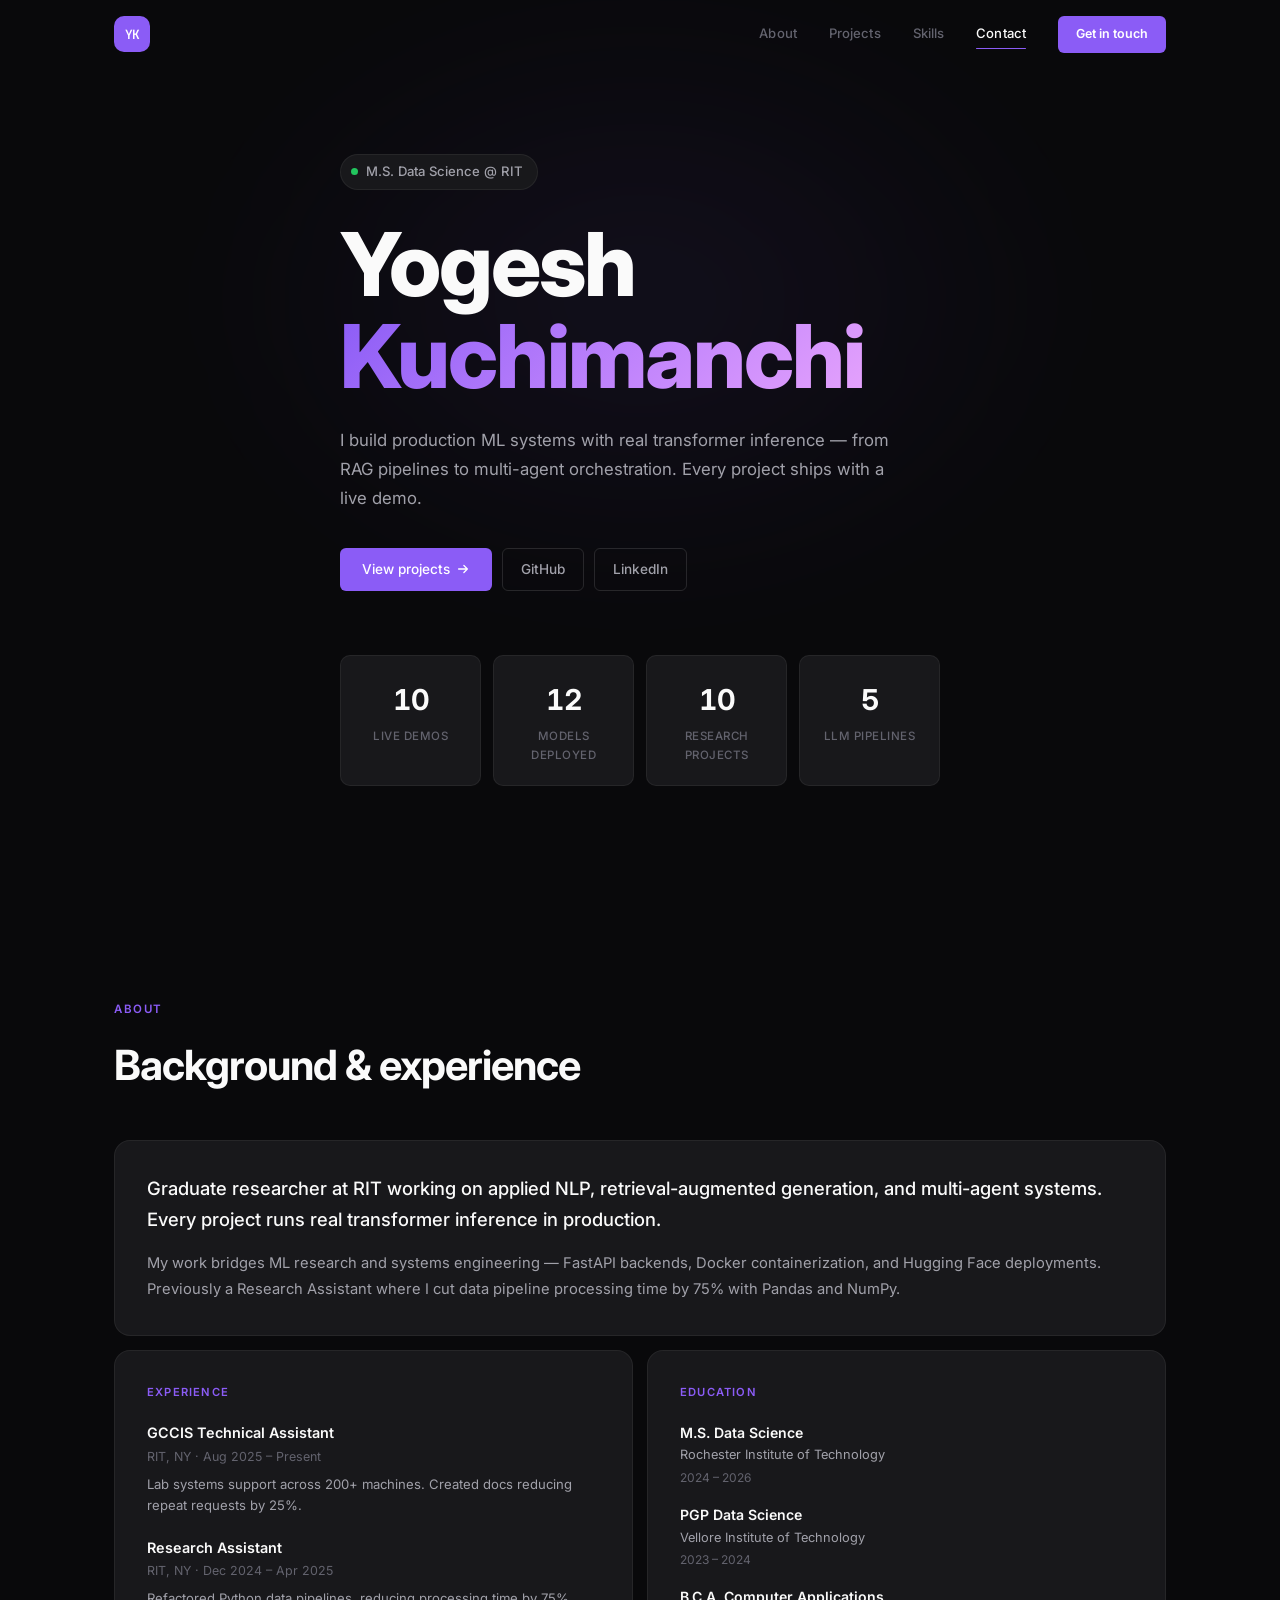
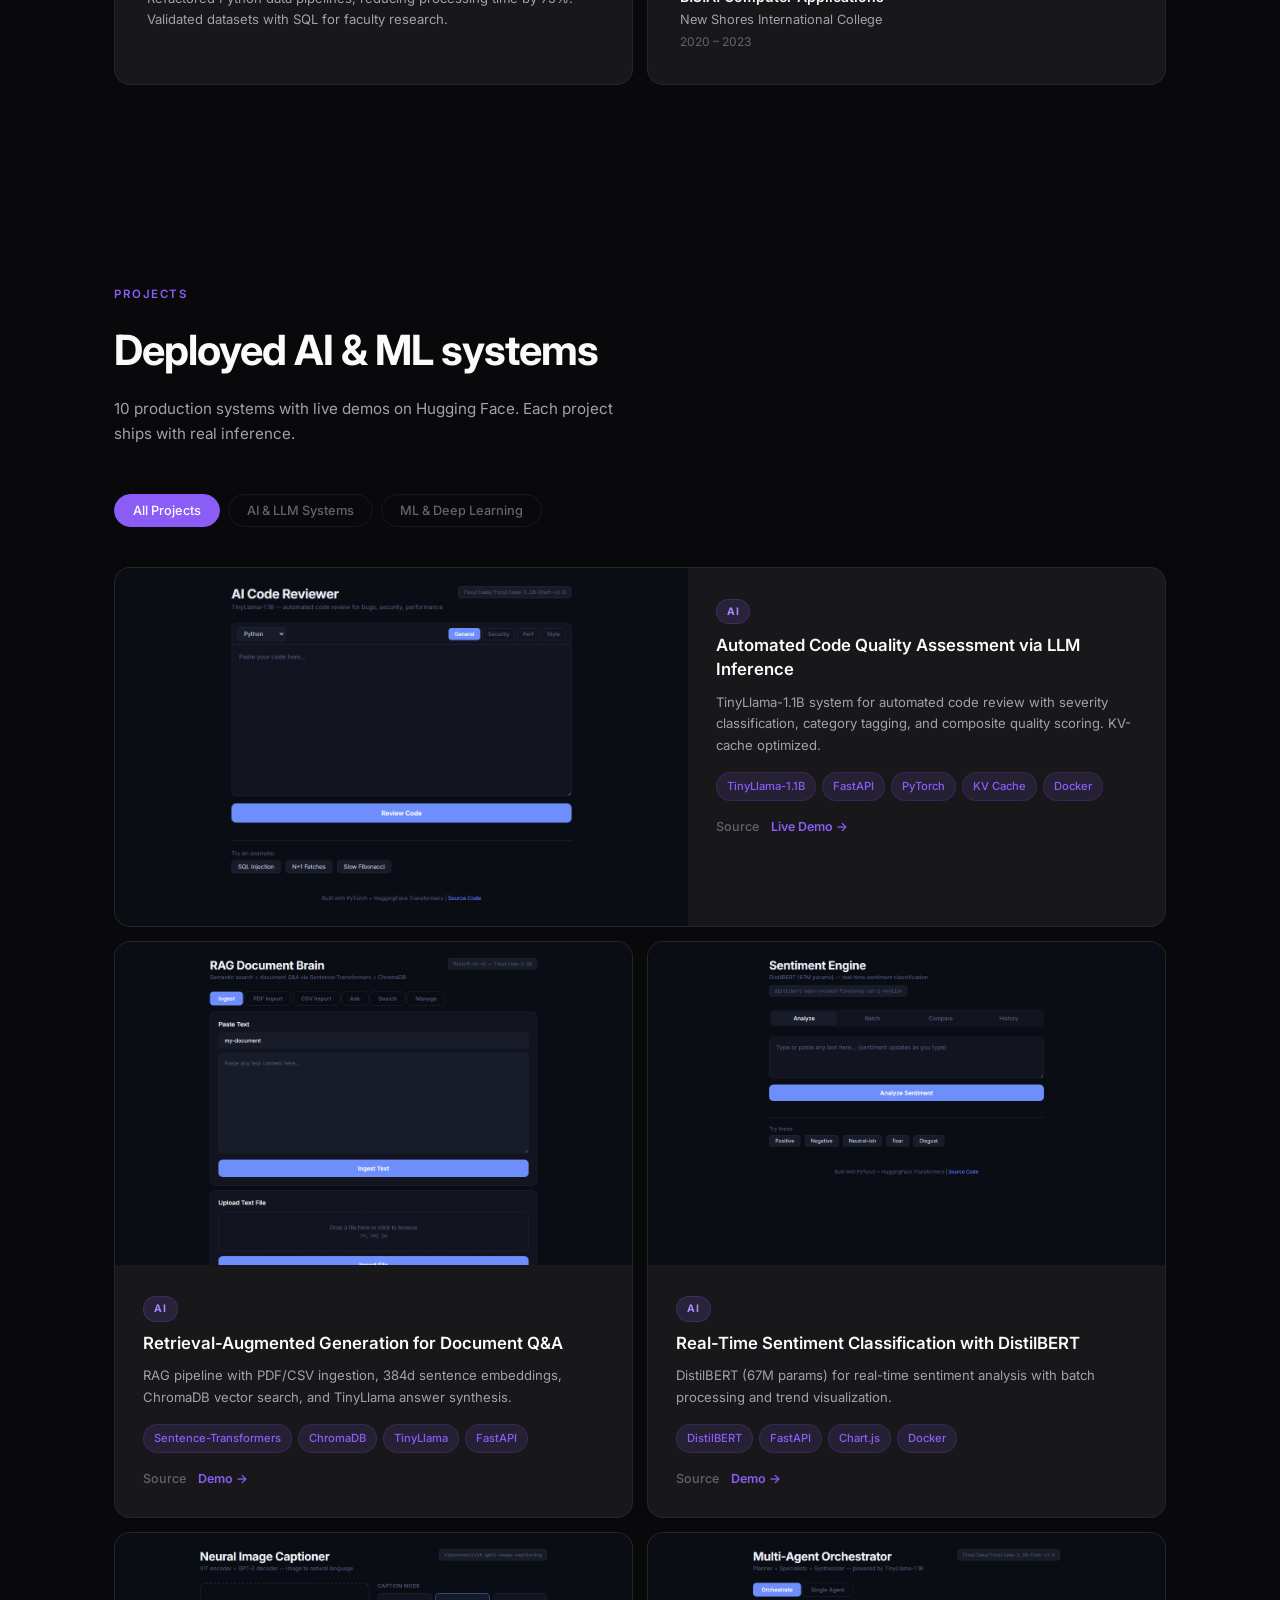
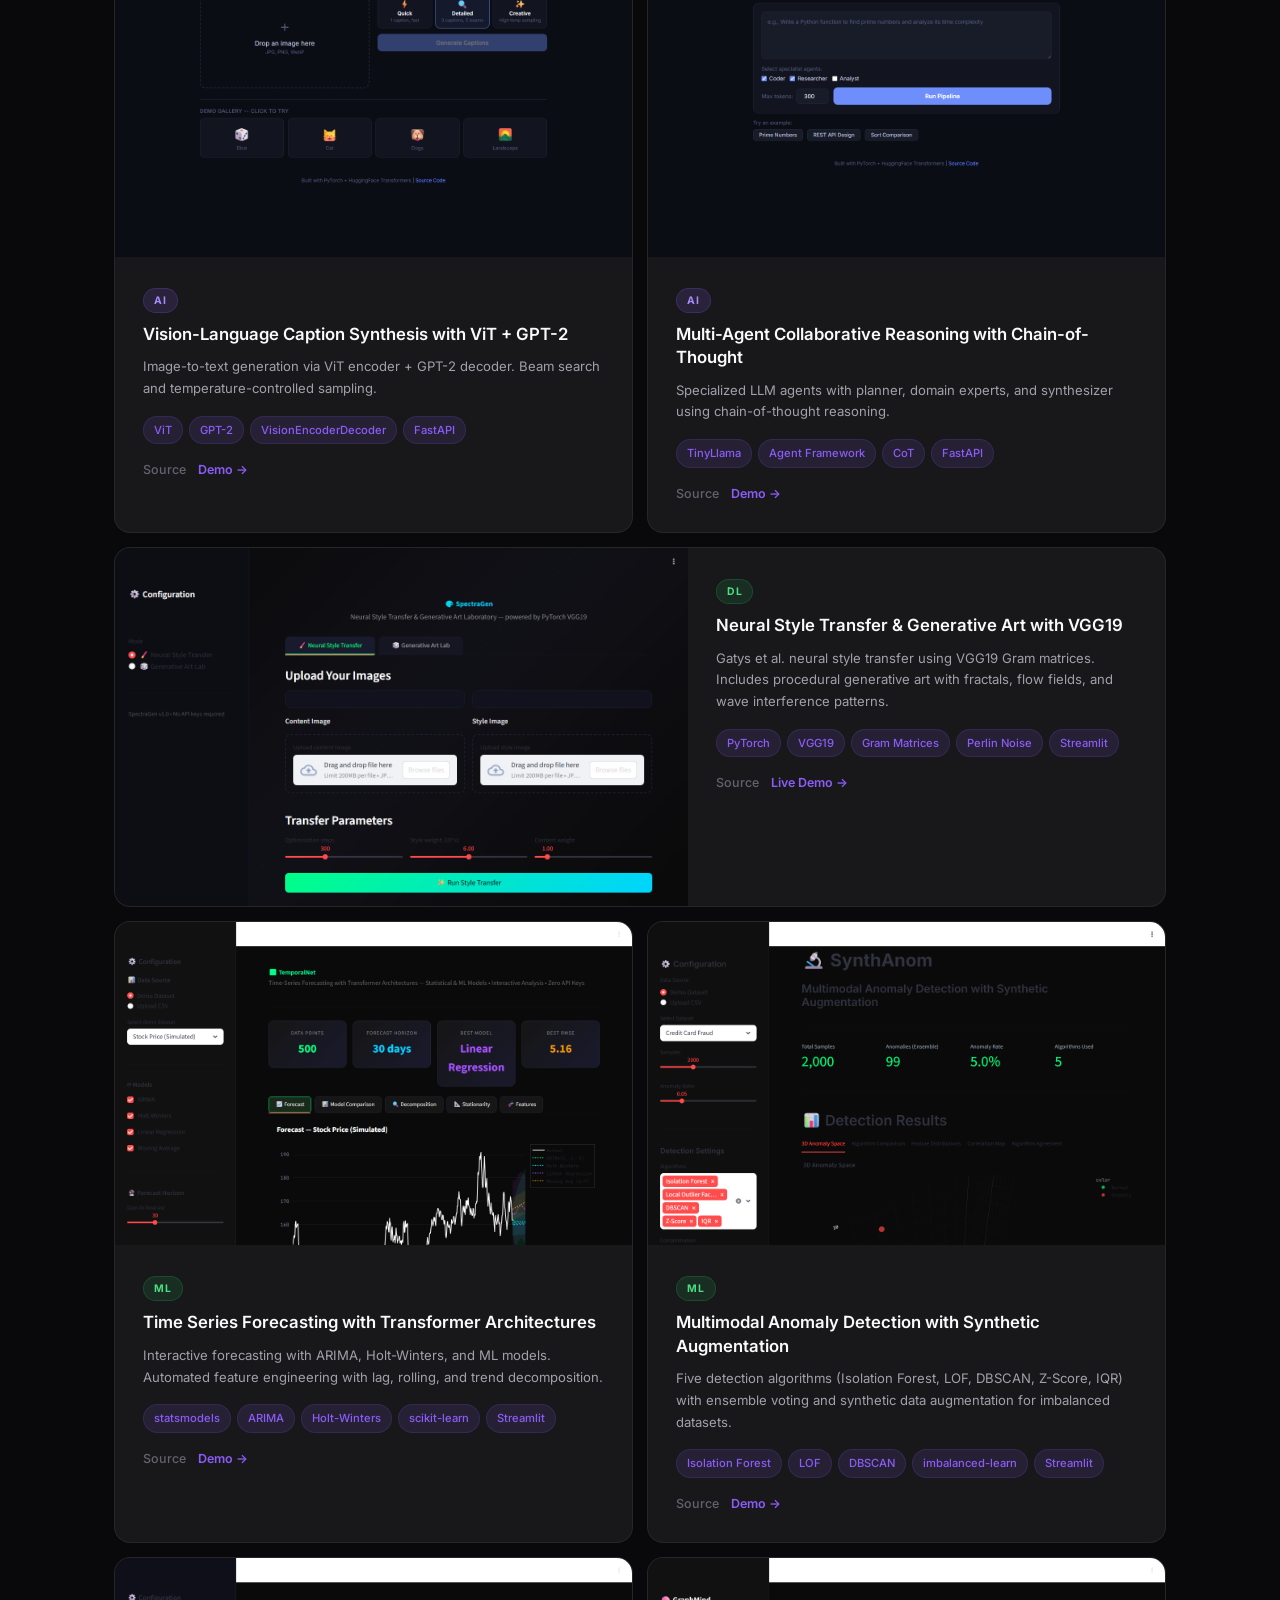
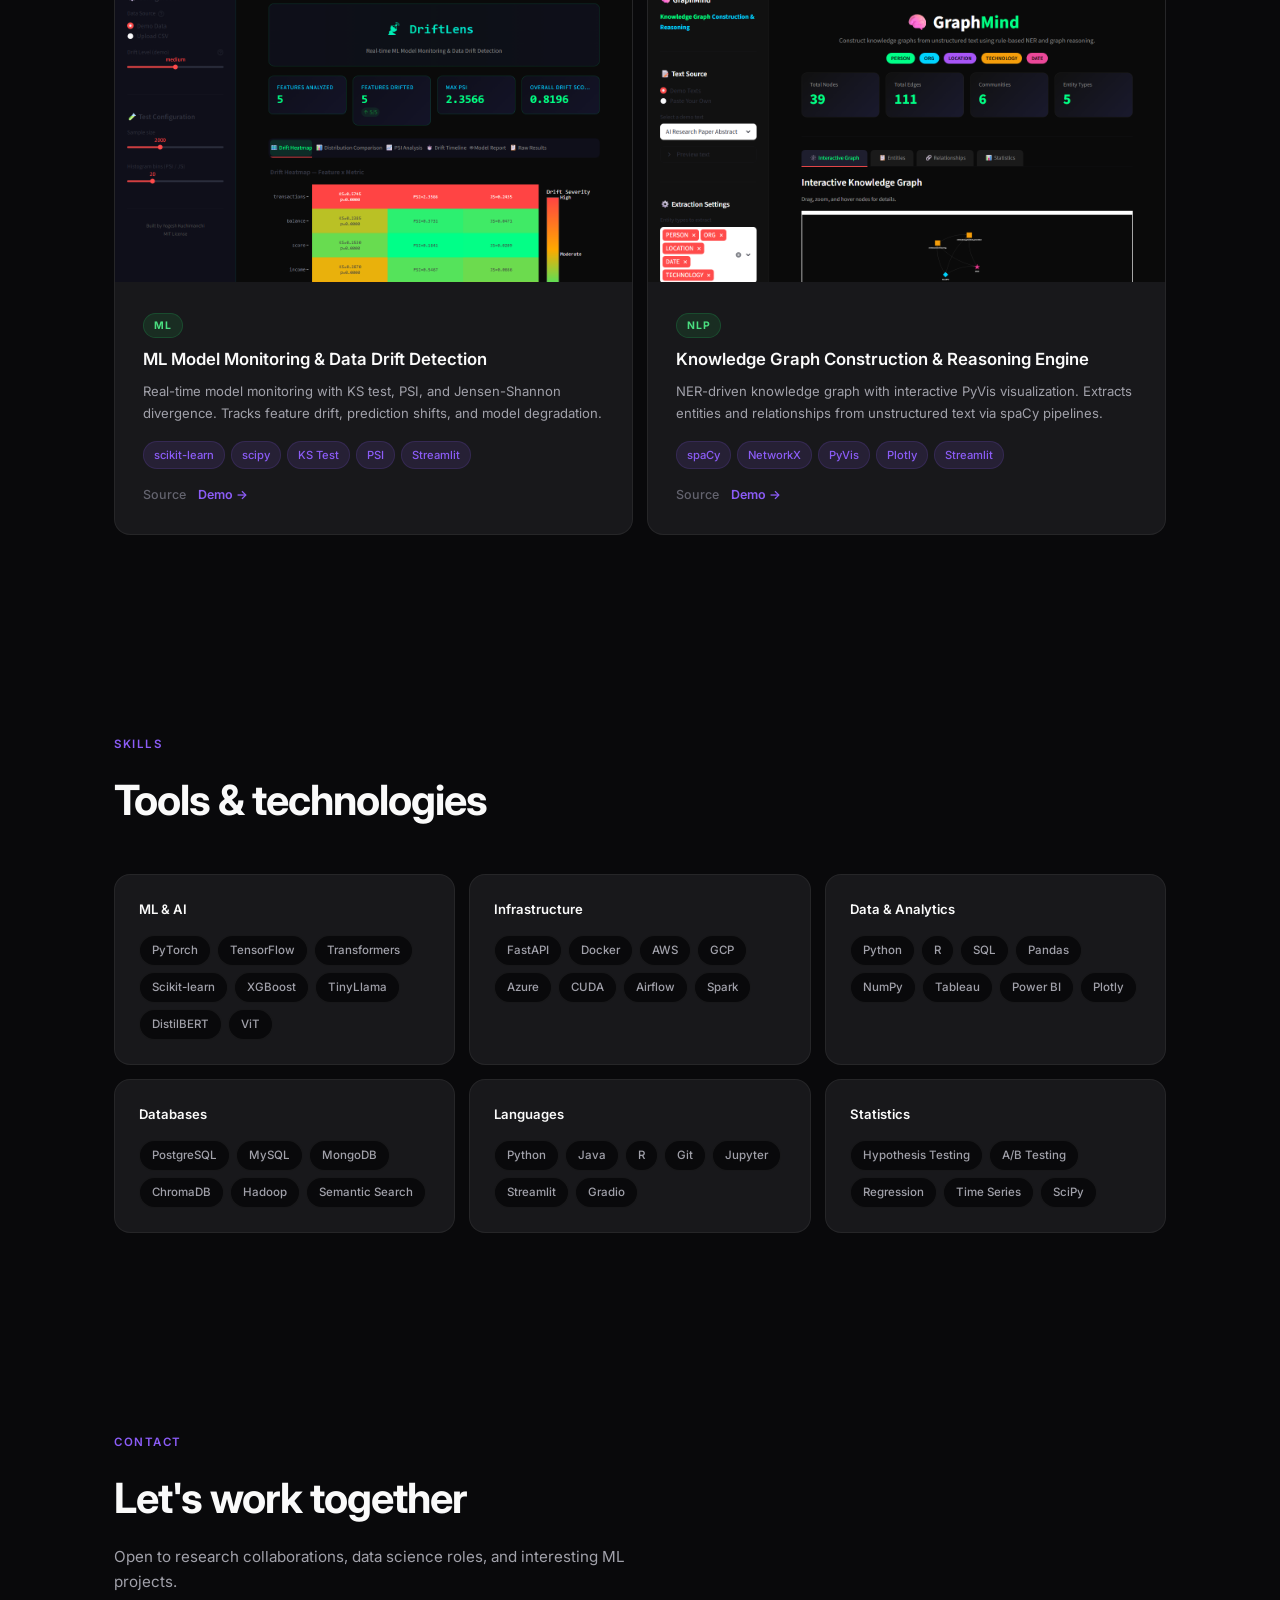
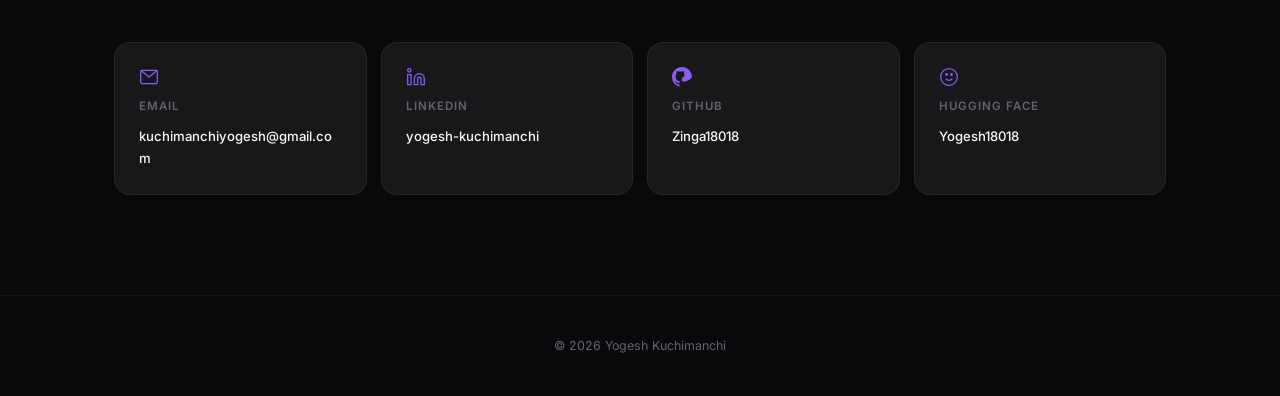
<file: portfolio-website/index.html>
<!DOCTYPE html>
<html lang="en">
<head>
    <meta charset="UTF-8">
    <meta name="viewport" content="width=device-width, initial-scale=1.0">
    <title>Yogesh Kuchimanchi | ML Engineer</title>
    <link rel="preconnect" href="https://fonts.googleapis.com">
    <link rel="preconnect" href="https://fonts.gstatic.com" crossorigin>
    <link href="https://fonts.googleapis.com/css2?family=Inter:wght@300;400;500;600;700;800;900&family=JetBrains+Mono:wght@400;500&display=swap" rel="stylesheet">
    <link rel="stylesheet" href="styles.css">
</head>
<body>

    <!-- Nav -->
    <nav class="nav" id="nav">
        <div class="nav-inner">
            <a href="#" class="nav-logo">
                <span class="logo-mark">YK</span>
            </a>
            <div class="nav-links" id="navLinks">
                <a href="#about" data-section="about">About</a>
                <a href="#projects" data-section="projects">Projects</a>
                <a href="#skills" data-section="skills">Skills</a>
                <a href="#contact" data-section="contact">Contact</a>
            </div>
            <div class="nav-right">
                <a href="mailto:kuchimanchiyogesh@gmail.com" class="nav-cta">Get in touch</a>
                <button class="nav-toggle" id="navToggle" aria-label="Menu">
                    <span></span><span></span>
                </button>
            </div>
        </div>
    </nav>

    <!-- Hero -->
    <header class="hero" id="hero">
        <div class="hero-container">
            <div class="hero-eyebrow anim-fade" data-delay="0">
                <span class="pulse-dot"></span>
                M.S. Data Science @ RIT
            </div>
            <h1 class="hero-title">
                <span class="anim-slide" data-delay="100">Yogesh</span>
                <span class="anim-slide hero-title-accent" data-delay="200">Kuchimanchi</span>
            </h1>
            <p class="hero-subtitle anim-fade" data-delay="350">
                I build production ML systems with real transformer inference &mdash;
                from RAG pipelines to multi-agent orchestration. Every project ships with a live demo.
            </p>
            <div class="hero-actions anim-fade" data-delay="500">
                <a href="#projects" class="btn btn-primary">
                    View projects
                    <svg width="14" height="14" viewBox="0 0 16 16" fill="none"><path d="M3 8h10M9 4l4 4-4 4" stroke="currentColor" stroke-width="1.5" stroke-linecap="round" stroke-linejoin="round"/></svg>
                </a>
                <a href="https://github.com/Zinga18018" target="_blank" class="btn btn-ghost">GitHub</a>
                <a href="https://linkedin.com/in/yogesh-kuchimanchi" target="_blank" class="btn btn-ghost">LinkedIn</a>
            </div>

            <!-- Bento stats row -->
            <div class="hero-stats anim-fade" data-delay="650">
                <div class="stat-card">
                    <span class="stat-num" data-target="10">0</span>
                    <span class="stat-label">Live Demos</span>
                </div>
                <div class="stat-card">
                    <span class="stat-num" data-target="12">0</span>
                    <span class="stat-label">Models Deployed</span>
                </div>
                <div class="stat-card">
                    <span class="stat-num" data-target="10">0</span>
                    <span class="stat-label">Research Projects</span>
                </div>
                <div class="stat-card">
                    <span class="stat-num" data-target="5">0</span>
                    <span class="stat-label">LLM Pipelines</span>
                </div>
            </div>
        </div>
        <div class="hero-gradient"></div>
    </header>

    <!-- About -->
    <section class="section" id="about">
        <div class="container">
            <div class="section-label anim-fade">About</div>
            <h2 class="section-title anim-fade">Background &amp; experience</h2>

            <div class="about-bento">
                <!-- Bio card - spans 2 cols -->
                <div class="bento-card bento-wide anim-fade">
                    <p class="about-lead">
                        Graduate researcher at RIT working on applied NLP, retrieval-augmented generation,
                        and multi-agent systems. Every project runs real transformer inference in production.
                    </p>
                    <p class="about-body">
                        My work bridges ML research and systems engineering &mdash; FastAPI backends,
                        Docker containerization, and Hugging Face deployments. Previously a Research Assistant
                        where I cut data pipeline processing time by 75% with Pandas and NumPy.
                    </p>
                </div>

                <!-- Experience -->
                <div class="bento-card anim-fade">
                    <div class="bento-card-label">Experience</div>
                    <div class="exp-item">
                        <div class="exp-role">GCCIS Technical Assistant</div>
                        <div class="exp-meta">RIT, NY &middot; Aug 2025 &ndash; Present</div>
                        <p class="exp-desc">Lab systems support across 200+ machines. Created docs reducing repeat requests by 25%.</p>
                    </div>
                    <div class="exp-item">
                        <div class="exp-role">Research Assistant</div>
                        <div class="exp-meta">RIT, NY &middot; Dec 2024 &ndash; Apr 2025</div>
                        <p class="exp-desc">Refactored Python data pipelines, reducing processing time by 75%. Validated datasets with SQL for faculty research.</p>
                    </div>
                </div>

                <!-- Education -->
                <div class="bento-card anim-fade">
                    <div class="bento-card-label">Education</div>
                    <div class="edu-item">
                        <div class="edu-degree">M.S. Data Science</div>
                        <div class="edu-school">Rochester Institute of Technology</div>
                        <div class="edu-year">2024 &ndash; 2026</div>
                    </div>
                    <div class="edu-item">
                        <div class="edu-degree">PGP Data Science</div>
                        <div class="edu-school">Vellore Institute of Technology</div>
                        <div class="edu-year">2023 &ndash; 2024</div>
                    </div>
                    <div class="edu-item">
                        <div class="edu-degree">B.C.A. Computer Applications</div>
                        <div class="edu-school">New Shores International College</div>
                        <div class="edu-year">2020 &ndash; 2023</div>
                    </div>
                </div>
            </div>
        </div>
    </section>

    <!-- Projects -->
    <section class="section" id="projects">
        <div class="container">
            <div class="section-label anim-fade">Projects</div>
            <h2 class="section-title anim-fade">Deployed AI &amp; ML systems</h2>
            <p class="section-subtitle anim-fade">10 production systems with live demos on Hugging Face. Each project ships with real inference.</p>

            <!-- Category tabs -->
            <div class="category-tabs anim-fade">
                <button class="cat-tab active" data-cat="all">All Projects</button>
                <button class="cat-tab" data-cat="ai">AI &amp; LLM Systems</button>
                <button class="cat-tab" data-cat="ml">ML &amp; Deep Learning</button>
            </div>

            <div class="projects-grid">

                <!-- ══════════ AI & LLM SYSTEMS ══════════ -->

                <!-- AI 1: Code Reviewer — featured -->
                <article class="project-card project-featured anim-fade" data-cat="ai">
                    <a href="https://huggingface.co/spaces/Yogesh18018/ai-code-reviewer" target="_blank" class="project-img-wrap">
                        <img src="screenshots/ai-code-reviewer.png" alt="AI Code Reviewer" loading="lazy">
                        <span class="project-img-overlay">Open demo &rarr;</span>
                    </a>
                    <div class="project-body">
                        <span class="project-cat-badge cat-ai">AI</span>
                        <h3 class="project-title">Automated Code Quality Assessment via LLM Inference</h3>
                        <p class="project-desc">TinyLlama-1.1B system for automated code review with severity classification, category tagging, and composite quality scoring. KV-cache optimized.</p>
                        <div class="project-tags">
                            <span>TinyLlama-1.1B</span><span>FastAPI</span><span>PyTorch</span><span>KV Cache</span><span>Docker</span>
                        </div>
                        <div class="project-links">
                            <a href="https://github.com/Zinga18018/ai-code-reviewer" target="_blank" class="proj-link">Source</a>
                            <a href="https://huggingface.co/spaces/Yogesh18018/ai-code-reviewer" target="_blank" class="proj-link proj-link-live">Live Demo &rarr;</a>
                        </div>
                    </div>
                </article>

                <!-- AI 2: RAG -->
                <article class="project-card anim-fade" data-cat="ai">
                    <a href="https://huggingface.co/spaces/Yogesh18018/rag-document-brain" target="_blank" class="project-img-wrap">
                        <img src="screenshots/rag-document-brain.png" alt="RAG Document Brain" loading="lazy">
                        <span class="project-img-overlay">Open demo &rarr;</span>
                    </a>
                    <div class="project-body">
                        <span class="project-cat-badge cat-ai">AI</span>
                        <h3 class="project-title">Retrieval-Augmented Generation for Document Q&A</h3>
                        <p class="project-desc">RAG pipeline with PDF/CSV ingestion, 384d sentence embeddings, ChromaDB vector search, and TinyLlama answer synthesis.</p>
                        <div class="project-tags">
                            <span>Sentence-Transformers</span><span>ChromaDB</span><span>TinyLlama</span><span>FastAPI</span>
                        </div>
                        <div class="project-links">
                            <a href="https://github.com/Zinga18018/rag-document-brain" target="_blank" class="proj-link">Source</a>
                            <a href="https://huggingface.co/spaces/Yogesh18018/rag-document-brain" target="_blank" class="proj-link proj-link-live">Demo &rarr;</a>
                        </div>
                    </div>
                </article>

                <!-- AI 3: Sentiment -->
                <article class="project-card anim-fade" data-cat="ai">
                    <a href="https://huggingface.co/spaces/Yogesh18018/sentiment-engine" target="_blank" class="project-img-wrap">
                        <img src="screenshots/sentiment-engine.png" alt="Sentiment Engine" loading="lazy">
                        <span class="project-img-overlay">Open demo &rarr;</span>
                    </a>
                    <div class="project-body">
                        <span class="project-cat-badge cat-ai">AI</span>
                        <h3 class="project-title">Real-Time Sentiment Classification with DistilBERT</h3>
                        <p class="project-desc">DistilBERT (67M params) for real-time sentiment analysis with batch processing and trend visualization.</p>
                        <div class="project-tags">
                            <span>DistilBERT</span><span>FastAPI</span><span>Chart.js</span><span>Docker</span>
                        </div>
                        <div class="project-links">
                            <a href="https://github.com/Zinga18018/sentiment-engine" target="_blank" class="proj-link">Source</a>
                            <a href="https://huggingface.co/spaces/Yogesh18018/sentiment-engine" target="_blank" class="proj-link proj-link-live">Demo &rarr;</a>
                        </div>
                    </div>
                </article>

                <!-- AI 4: Captioner -->
                <article class="project-card anim-fade" data-cat="ai">
                    <a href="https://huggingface.co/spaces/Yogesh18018/image-captioner" target="_blank" class="project-img-wrap">
                        <img src="screenshots/image-captioner.png" alt="Image Captioner" loading="lazy">
                        <span class="project-img-overlay">Open demo &rarr;</span>
                    </a>
                    <div class="project-body">
                        <span class="project-cat-badge cat-ai">AI</span>
                        <h3 class="project-title">Vision-Language Caption Synthesis with ViT + GPT-2</h3>
                        <p class="project-desc">Image-to-text generation via ViT encoder + GPT-2 decoder. Beam search and temperature-controlled sampling.</p>
                        <div class="project-tags">
                            <span>ViT</span><span>GPT-2</span><span>VisionEncoderDecoder</span><span>FastAPI</span>
                        </div>
                        <div class="project-links">
                            <a href="https://github.com/Zinga18018/image-captioner" target="_blank" class="proj-link">Source</a>
                            <a href="https://huggingface.co/spaces/Yogesh18018/image-captioner" target="_blank" class="proj-link proj-link-live">Demo &rarr;</a>
                        </div>
                    </div>
                </article>

                <!-- AI 5: Multi-Agent -->
                <article class="project-card anim-fade" data-cat="ai">
                    <a href="https://huggingface.co/spaces/Yogesh18018/multi-agent" target="_blank" class="project-img-wrap">
                        <img src="screenshots/multi-agent.png" alt="Multi-Agent Orchestrator" loading="lazy">
                        <span class="project-img-overlay">Open demo &rarr;</span>
                    </a>
                    <div class="project-body">
                        <span class="project-cat-badge cat-ai">AI</span>
                        <h3 class="project-title">Multi-Agent Collaborative Reasoning with Chain-of-Thought</h3>
                        <p class="project-desc">Specialized LLM agents with planner, domain experts, and synthesizer using chain-of-thought reasoning.</p>
                        <div class="project-tags">
                            <span>TinyLlama</span><span>Agent Framework</span><span>CoT</span><span>FastAPI</span>
                        </div>
                        <div class="project-links">
                            <a href="https://github.com/Zinga18018/multi-agent-orchestrator" target="_blank" class="proj-link">Source</a>
                            <a href="https://huggingface.co/spaces/Yogesh18018/multi-agent" target="_blank" class="proj-link proj-link-live">Demo &rarr;</a>
                        </div>
                    </div>
                </article>

                <!-- ══════════ ML & DEEP LEARNING ══════════ -->

                <!-- ML 1: Neural Style Transfer — featured -->
                <article class="project-card project-featured anim-fade" data-cat="ml">
                    <a href="https://huggingface.co/spaces/Yogesh18018/neural-style-transfer" target="_blank" class="project-img-wrap">
                        <img src="screenshots/neural-style-transfer.png" alt="Neural Style Transfer" loading="lazy">
                        <span class="project-img-overlay">Open demo &rarr;</span>
                    </a>
                    <div class="project-body">
                        <span class="project-cat-badge cat-ml">DL</span>
                        <h3 class="project-title">Neural Style Transfer &amp; Generative Art with VGG19</h3>
                        <p class="project-desc">Gatys et al. neural style transfer using VGG19 Gram matrices. Includes procedural generative art with fractals, flow fields, and wave interference patterns.</p>
                        <div class="project-tags">
                            <span>PyTorch</span><span>VGG19</span><span>Gram Matrices</span><span>Perlin Noise</span><span>Streamlit</span>
                        </div>
                        <div class="project-links">
                            <a href="https://github.com/Zinga18018/Neural-Style-Transfer-and-Generative-Art-Lab" target="_blank" class="proj-link">Source</a>
                            <a href="https://huggingface.co/spaces/Yogesh18018/neural-style-transfer" target="_blank" class="proj-link proj-link-live">Live Demo &rarr;</a>
                        </div>
                    </div>
                </article>

                <!-- ML 2: Time Series -->
                <article class="project-card anim-fade" data-cat="ml">
                    <a href="https://huggingface.co/spaces/Yogesh18018/time-series-forecasting" target="_blank" class="project-img-wrap">
                        <img src="screenshots/time-series-forecasting.png" alt="Time Series Forecasting" loading="lazy">
                        <span class="project-img-overlay">Open demo &rarr;</span>
                    </a>
                    <div class="project-body">
                        <span class="project-cat-badge cat-ml">ML</span>
                        <h3 class="project-title">Time Series Forecasting with Transformer Architectures</h3>
                        <p class="project-desc">Interactive forecasting with ARIMA, Holt-Winters, and ML models. Automated feature engineering with lag, rolling, and trend decomposition.</p>
                        <div class="project-tags">
                            <span>statsmodels</span><span>ARIMA</span><span>Holt-Winters</span><span>scikit-learn</span><span>Streamlit</span>
                        </div>
                        <div class="project-links">
                            <a href="https://github.com/Zinga18018/Time-Series-Forecasting-with-Transformer-Architectures" target="_blank" class="proj-link">Source</a>
                            <a href="https://huggingface.co/spaces/Yogesh18018/time-series-forecasting" target="_blank" class="proj-link proj-link-live">Demo &rarr;</a>
                        </div>
                    </div>
                </article>

                <!-- ML 3: Anomaly Detection -->
                <article class="project-card anim-fade" data-cat="ml">
                    <a href="https://huggingface.co/spaces/Yogesh18018/anomaly-detection" target="_blank" class="project-img-wrap">
                        <img src="screenshots/anomaly-detection.png" alt="Anomaly Detection" loading="lazy">
                        <span class="project-img-overlay">Open demo &rarr;</span>
                    </a>
                    <div class="project-body">
                        <span class="project-cat-badge cat-ml">ML</span>
                        <h3 class="project-title">Multimodal Anomaly Detection with Synthetic Augmentation</h3>
                        <p class="project-desc">Five detection algorithms (Isolation Forest, LOF, DBSCAN, Z-Score, IQR) with ensemble voting and synthetic data augmentation for imbalanced datasets.</p>
                        <div class="project-tags">
                            <span>Isolation Forest</span><span>LOF</span><span>DBSCAN</span><span>imbalanced-learn</span><span>Streamlit</span>
                        </div>
                        <div class="project-links">
                            <a href="https://github.com/Zinga18018/Multimodal-Anomaly-Detection-with-Synthetic-Augmentation" target="_blank" class="proj-link">Source</a>
                            <a href="https://huggingface.co/spaces/Yogesh18018/anomaly-detection" target="_blank" class="proj-link proj-link-live">Demo &rarr;</a>
                        </div>
                    </div>
                </article>

                <!-- ML 4: Drift Detection -->
                <article class="project-card anim-fade" data-cat="ml">
                    <a href="https://huggingface.co/spaces/Yogesh18018/drift-detection" target="_blank" class="project-img-wrap">
                        <img src="screenshots/drift-detection.png" alt="Drift Detection" loading="lazy">
                        <span class="project-img-overlay">Open demo &rarr;</span>
                    </a>
                    <div class="project-body">
                        <span class="project-cat-badge cat-ml">ML</span>
                        <h3 class="project-title">ML Model Monitoring &amp; Data Drift Detection</h3>
                        <p class="project-desc">Real-time model monitoring with KS test, PSI, and Jensen-Shannon divergence. Tracks feature drift, prediction shifts, and model degradation.</p>
                        <div class="project-tags">
                            <span>scikit-learn</span><span>scipy</span><span>KS Test</span><span>PSI</span><span>Streamlit</span>
                        </div>
                        <div class="project-links">
                            <a href="https://github.com/Zinga18018/ML-Model-Monitoring-and-Data-Drift-Detection" target="_blank" class="proj-link">Source</a>
                            <a href="https://huggingface.co/spaces/Yogesh18018/drift-detection" target="_blank" class="proj-link proj-link-live">Demo &rarr;</a>
                        </div>
                    </div>
                </article>

                <!-- ML 5: Knowledge Graph -->
                <article class="project-card anim-fade" data-cat="ml">
                    <a href="https://huggingface.co/spaces/Yogesh18018/knowledge-graph-engine" target="_blank" class="project-img-wrap">
                        <img src="screenshots/knowledge-graph-engine.png" alt="Knowledge Graph Engine" loading="lazy">
                        <span class="project-img-overlay">Open demo &rarr;</span>
                    </a>
                    <div class="project-body">
                        <span class="project-cat-badge cat-ml">NLP</span>
                        <h3 class="project-title">Knowledge Graph Construction &amp; Reasoning Engine</h3>
                        <p class="project-desc">NER-driven knowledge graph with interactive PyVis visualization. Extracts entities and relationships from unstructured text via spaCy pipelines.</p>
                        <div class="project-tags">
                            <span>spaCy</span><span>NetworkX</span><span>PyVis</span><span>Plotly</span><span>Streamlit</span>
                        </div>
                        <div class="project-links">
                            <a href="https://github.com/Zinga18018/Knowledge-Graph-Construction-and-Reasoning-Engine" target="_blank" class="proj-link">Source</a>
                            <a href="https://huggingface.co/spaces/Yogesh18018/knowledge-graph-engine" target="_blank" class="proj-link proj-link-live">Demo &rarr;</a>
                        </div>
                    </div>
                </article>

            </div>
        </div>
    </section>

    <!-- Skills -->
    <section class="section" id="skills">
        <div class="container">
            <div class="section-label anim-fade">Skills</div>
            <h2 class="section-title anim-fade">Tools &amp; technologies</h2>

            <div class="skills-bento">
                <div class="skill-card anim-fade">
                    <h4>ML &amp; AI</h4>
                    <div class="skill-pills">
                        <span>PyTorch</span><span>TensorFlow</span><span>Transformers</span>
                        <span>Scikit-learn</span><span>XGBoost</span><span>TinyLlama</span>
                        <span>DistilBERT</span><span>ViT</span>
                    </div>
                </div>
                <div class="skill-card anim-fade">
                    <h4>Infrastructure</h4>
                    <div class="skill-pills">
                        <span>FastAPI</span><span>Docker</span><span>AWS</span>
                        <span>GCP</span><span>Azure</span><span>CUDA</span>
                        <span>Airflow</span><span>Spark</span>
                    </div>
                </div>
                <div class="skill-card anim-fade">
                    <h4>Data &amp; Analytics</h4>
                    <div class="skill-pills">
                        <span>Python</span><span>R</span><span>SQL</span><span>Pandas</span>
                        <span>NumPy</span><span>Tableau</span><span>Power BI</span><span>Plotly</span>
                    </div>
                </div>
                <div class="skill-card anim-fade">
                    <h4>Databases</h4>
                    <div class="skill-pills">
                        <span>PostgreSQL</span><span>MySQL</span><span>MongoDB</span>
                        <span>ChromaDB</span><span>Hadoop</span><span>Semantic Search</span>
                    </div>
                </div>
                <div class="skill-card anim-fade">
                    <h4>Languages</h4>
                    <div class="skill-pills">
                        <span>Python</span><span>Java</span><span>R</span>
                        <span>Git</span><span>Jupyter</span><span>Streamlit</span><span>Gradio</span>
                    </div>
                </div>
                <div class="skill-card anim-fade">
                    <h4>Statistics</h4>
                    <div class="skill-pills">
                        <span>Hypothesis Testing</span><span>A/B Testing</span>
                        <span>Regression</span><span>Time Series</span><span>SciPy</span>
                    </div>
                </div>
            </div>
        </div>
    </section>

    <!-- Contact -->
    <section class="section" id="contact">
        <div class="container">
            <div class="section-label anim-fade">Contact</div>
            <h2 class="section-title anim-fade">Let's work together</h2>
            <p class="section-subtitle anim-fade">Open to research collaborations, data science roles, and interesting ML projects.</p>

            <div class="contact-grid">
                <a href="mailto:kuchimanchiyogesh@gmail.com" class="contact-card anim-fade">
                    <svg width="20" height="20" viewBox="0 0 24 24" fill="none" stroke="currentColor" stroke-width="1.5"><rect x="2" y="4" width="20" height="16" rx="2"/><path d="M22 4l-10 8L2 4"/></svg>
                    <span class="contact-type">Email</span>
                    <span class="contact-val">kuchimanchiyogesh@gmail.com</span>
                </a>
                <a href="https://linkedin.com/in/yogesh-kuchimanchi" target="_blank" class="contact-card anim-fade">
                    <svg width="20" height="20" viewBox="0 0 24 24" fill="none" stroke="currentColor" stroke-width="1.5"><path d="M16 8a6 6 0 016 6v7h-4v-7a2 2 0 00-4 0v7h-4v-7a6 6 0 016-6zM2 9h4v12H2zM4 6a2 2 0 100-4 2 2 0 000 4z"/></svg>
                    <span class="contact-type">LinkedIn</span>
                    <span class="contact-val">yogesh-kuchimanchi</span>
                </a>
                <a href="https://github.com/Zinga18018" target="_blank" class="contact-card anim-fade">
                    <svg width="20" height="20" viewBox="0 0 24 24" fill="currentColor"><path d="M12 0C5.37 0 0 5.37 0 12c0 5.31 3.435 9.795 8.205 11.385.6.105.825-.255.825-.57 0-.285-.015-1.23-.015-2.235-3.015.555-3.795-.735-4.035-1.41-.135-.345-.72-1.41-1.23-1.695-.42-.225-1.02-.78-.015-.795.945-.015 1.62.87 1.845 1.23 1.08 1.815 2.805 1.305 3.495.99.105-.78.42-1.305.765-1.605-2.67-.3-5.46-1.335-5.46-5.925 0-1.305.465-2.385 1.23-3.225-.12-.3-.54-1.53.12-3.18 0 0 .67-.21 2.2.82.64-.18 1.32-.27 2-.27.68 0 1.36.09 2 .27 1.53-1.04 2.2-.82 2.2-.82.44 1.1.16 1.92.08 2.12.51.56.82 1.27.82 2.15 0 3.07-1.87 3.75-3.65 3.95.29.25.54.73.54 1.48 0 1.07-.01 1.93-.01 2.2 0 .21.15.46.55.38A12.02 12.02 0 0024 12c0-6.63-5.37-12-12-12z"/></svg>
                    <span class="contact-type">GitHub</span>
                    <span class="contact-val">Zinga18018</span>
                </a>
                <a href="https://huggingface.co/Yogesh18018" target="_blank" class="contact-card anim-fade">
                    <svg width="20" height="20" viewBox="0 0 24 24" fill="none" stroke="currentColor" stroke-width="1.5"><circle cx="12" cy="12" r="10"/><path d="M8 14s1.5 2 4 2 4-2 4-2"/><circle cx="9" cy="9" r="1" fill="currentColor"/><circle cx="15" cy="9" r="1" fill="currentColor"/></svg>
                    <span class="contact-type">Hugging Face</span>
                    <span class="contact-val">Yogesh18018</span>
                </a>
            </div>
        </div>
    </section>

    <footer class="footer">
        <div class="container">
            <p>&copy; 2026 Yogesh Kuchimanchi</p>
        </div>
    </footer>

    <script src="script.js"></script>
</body>
</html>
</file>
<file: portfolio-website/styles.css>
/* ============================================
   PORTFOLIO v3 — Bento grid, minimal, polished
   ============================================ */

*, *::before, *::after { margin: 0; padding: 0; box-sizing: border-box; }

:root {
    --bg: #09090b;
    --bg-elevated: #111113;
    --surface: #18181b;
    --surface-hover: #1f1f23;
    --border: rgba(255, 255, 255, 0.06);
    --border-hover: rgba(255, 255, 255, 0.12);
    --text: #a1a1aa;
    --text-dim: #63636e;
    --text-bright: #fafafa;
    --accent: #8b5cf6;
    --accent-dim: rgba(139, 92, 246, 0.12);
    --accent-glow: rgba(139, 92, 246, 0.25);
    --font: 'Inter', -apple-system, system-ui, sans-serif;
    --mono: 'JetBrains Mono', monospace;
    --radius: 16px;
    --radius-sm: 10px;
    --radius-xs: 6px;
    --transition: cubic-bezier(0.22, 0.61, 0.36, 1);
}

html { scroll-behavior: smooth; }

body {
    font-family: var(--font);
    background: var(--bg);
    color: var(--text);
    line-height: 1.65;
    overflow-x: hidden;
    -webkit-font-smoothing: antialiased;
}

a { color: inherit; text-decoration: none; }
img { max-width: 100%; display: block; }

.container { max-width: 1100px; margin: 0 auto; padding: 0 24px; }

/* ── NAV ── */
.nav {
    position: fixed; top: 0; left: 0; right: 0; z-index: 100;
    padding: 16px 0;
    transition: all 0.4s var(--transition);
}
.nav.scrolled {
    padding: 10px 0;
    background: rgba(9, 9, 11, 0.85);
    backdrop-filter: blur(20px) saturate(1.5);
    border-bottom: 1px solid var(--border);
}
.nav-inner {
    max-width: 1100px; margin: 0 auto; padding: 0 24px;
    display: flex; align-items: center; gap: 32px;
}
.nav-logo { display: flex; align-items: center; }
.logo-mark {
    width: 36px; height: 36px; border-radius: 10px;
    display: flex; align-items: center; justify-content: center;
    font-family: var(--mono); font-size: 0.8rem; font-weight: 600;
    background: var(--accent); color: #fff;
    letter-spacing: -0.5px;
}
.nav-links {
    display: flex; gap: 32px; margin-left: auto;
}
.nav-links a {
    font-size: 0.82rem; font-weight: 500; color: var(--text-dim);
    transition: color 0.25s; position: relative; letter-spacing: 0.1px;
}
.nav-links a::after {
    content: ''; position: absolute; bottom: -4px; left: 0; right: 0;
    height: 1.5px; background: var(--accent); border-radius: 1px;
    transform: scaleX(0); transition: transform 0.25s var(--transition);
}
.nav-links a:hover, .nav-links a.active { color: var(--text-bright); }
.nav-links a:hover::after, .nav-links a.active::after { transform: scaleX(1); }

.nav-right { display: flex; align-items: center; gap: 12px; }
.nav-cta {
    font-size: 0.78rem; font-weight: 600; padding: 8px 18px;
    border-radius: var(--radius-xs); color: #fff;
    background: var(--accent);
    transition: all 0.25s;
}
.nav-cta:hover {
    transform: translateY(-1px);
    box-shadow: 0 6px 20px var(--accent-glow);
}
.nav-toggle {
    display: none; background: none; border: none; cursor: pointer;
    width: 22px; height: 14px; position: relative; z-index: 101;
}
.nav-toggle span {
    position: absolute; left: 0; width: 100%; height: 1.5px;
    background: var(--text-bright); transition: all 0.3s; border-radius: 2px;
}
.nav-toggle span:nth-child(1) { top: 0; }
.nav-toggle span:nth-child(2) { bottom: 0; }

/* ── BUTTONS ── */
.btn {
    display: inline-flex; align-items: center; gap: 6px;
    font-family: var(--font); font-weight: 500; border-radius: var(--radius-xs);
    transition: all 0.25s var(--transition);
    cursor: pointer; border: none; font-size: 0.85rem;
    padding: 10px 22px;
}
.btn-primary {
    background: var(--accent); color: #fff;
}
.btn-primary:hover {
    transform: translateY(-1px);
    box-shadow: 0 8px 24px var(--accent-glow);
}
.btn-ghost {
    background: transparent; color: var(--text);
    border: 1px solid var(--border-hover); padding: 9px 18px;
}
.btn-ghost:hover {
    border-color: var(--accent); color: var(--text-bright);
    background: var(--accent-dim);
}

/* ── HERO ── */
.hero {
    min-height: 100vh; display: flex; align-items: center;
    position: relative; overflow: hidden;
    padding: 120px 0 80px;
}
.hero-container {
    max-width: 1100px; margin: 0 auto; padding: 0 24px;
    position: relative; z-index: 1;
}
.hero-gradient {
    position: absolute; top: 0; left: 50%; transform: translateX(-50%);
    width: 900px; height: 600px;
    background: radial-gradient(ellipse at center, var(--accent-dim) 0%, transparent 70%);
    pointer-events: none; opacity: 0.7;
    filter: blur(80px);
}
.hero-eyebrow {
    display: inline-flex; align-items: center; gap: 8px;
    font-size: 0.82rem; font-weight: 500; color: var(--text);
    margin-bottom: 28px;
    padding: 6px 14px 6px 10px;
    background: var(--surface); border: 1px solid var(--border);
    border-radius: 100px;
}
.pulse-dot {
    width: 7px; height: 7px; border-radius: 50%;
    background: #22c55e;
    box-shadow: 0 0 0 0 rgba(34, 197, 94, 0.5);
    animation: pulse-ring 2s infinite;
}
@keyframes pulse-ring {
    0% { box-shadow: 0 0 0 0 rgba(34, 197, 94, 0.5); }
    70% { box-shadow: 0 0 0 8px rgba(34, 197, 94, 0); }
    100% { box-shadow: 0 0 0 0 rgba(34, 197, 94, 0); }
}
.hero-title {
    font-size: clamp(3rem, 8vw, 5.5rem);
    font-weight: 800; line-height: 1.05;
    color: var(--text-bright);
    letter-spacing: -2px;
    margin-bottom: 24px;
}
.hero-title span { display: block; }
.hero-title-accent {
    background: linear-gradient(135deg, var(--accent), #c084fc, #f0abfc);
    -webkit-background-clip: text; -webkit-text-fill-color: transparent;
    background-clip: text;
}
.hero-subtitle {
    font-size: 1.05rem; max-width: 560px;
    color: var(--text); line-height: 1.7;
    margin-bottom: 36px;
}
.hero-actions {
    display: flex; gap: 10px; flex-wrap: wrap;
    margin-bottom: 64px;
}
.hero-stats {
    display: grid; grid-template-columns: repeat(4, 1fr); gap: 12px;
    max-width: 600px;
}
.stat-card {
    background: var(--surface); border: 1px solid var(--border);
    border-radius: var(--radius-sm); padding: 20px 16px;
    text-align: center;
    transition: border-color 0.25s;
}
.stat-card:hover { border-color: var(--border-hover); }
.stat-num {
    display: block; font-size: 1.8rem; font-weight: 700;
    color: var(--text-bright); letter-spacing: -1px;
    font-variant-numeric: tabular-nums;
}
.stat-label {
    display: block; font-size: 0.72rem; font-weight: 500;
    color: var(--text-dim); margin-top: 4px;
    text-transform: uppercase; letter-spacing: 0.5px;
}

/* ── SECTIONS ── */
.section { padding: 100px 0; }
.section-label {
    font-size: 0.72rem; font-weight: 600; text-transform: uppercase;
    letter-spacing: 1.5px; color: var(--accent);
    margin-bottom: 12px;
}
.section-title {
    font-size: clamp(1.8rem, 4vw, 2.6rem);
    font-weight: 700; color: var(--text-bright);
    letter-spacing: -1px; margin-bottom: 12px;
}
.section-subtitle {
    font-size: 0.95rem; color: var(--text); max-width: 520px;
    margin-bottom: 48px;
}

/* ── ABOUT BENTO ── */
.about-bento {
    display: grid; grid-template-columns: 1fr 1fr;
    gap: 14px; margin-top: 40px;
}
.bento-card {
    background: var(--surface); border: 1px solid var(--border);
    border-radius: var(--radius); padding: 32px;
    transition: border-color 0.3s;
}
.bento-card:hover { border-color: var(--border-hover); }
.bento-wide { grid-column: 1 / -1; }
.bento-card-label {
    font-size: 0.7rem; font-weight: 600; text-transform: uppercase;
    letter-spacing: 1.2px; color: var(--accent);
    margin-bottom: 20px;
}
.about-lead {
    font-size: 1.15rem; font-weight: 500; color: var(--text-bright);
    line-height: 1.7; margin-bottom: 16px;
}
.about-body { font-size: 0.92rem; color: var(--text); line-height: 1.75; }

.exp-item { margin-bottom: 20px; }
.exp-item:last-child { margin-bottom: 0; }
.exp-role { font-size: 0.9rem; font-weight: 600; color: var(--text-bright); }
.exp-meta { font-size: 0.78rem; color: var(--text-dim); margin: 2px 0 6px; }
.exp-desc { font-size: 0.82rem; color: var(--text); line-height: 1.6; }

.edu-item { margin-bottom: 16px; }
.edu-item:last-child { margin-bottom: 0; }
.edu-degree { font-size: 0.88rem; font-weight: 600; color: var(--text-bright); }
.edu-school { font-size: 0.8rem; color: var(--text); }
.edu-year { font-size: 0.75rem; color: var(--text-dim); margin-top: 2px; }

/* ── PROJECTS GRID ── */
.projects-grid {
    display: grid;
    grid-template-columns: 1fr 1fr;
    gap: 14px;
    margin-top: 40px;
}
.project-card {
    background: var(--surface); border: 1px solid var(--border);
    border-radius: var(--radius); overflow: hidden;
    transition: border-color 0.3s, transform 0.3s var(--transition);
}
.project-card:hover {
    border-color: var(--border-hover);
    transform: translateY(-2px);
}
.project-featured {
    grid-column: 1 / -1;
    display: grid; grid-template-columns: 1.2fr 1fr;
}
.project-img-wrap {
    position: relative; overflow: hidden;
    display: block;
}
.project-featured .project-img-wrap { height: 100%; min-height: 320px; }
.project-img-wrap img {
    width: 100%; height: 100%; object-fit: cover;
    transition: transform 0.5s var(--transition);
}
.project-card:hover .project-img-wrap img { transform: scale(1.03); }
.project-img-overlay {
    position: absolute; inset: 0;
    display: flex; align-items: center; justify-content: center;
    background: rgba(9, 9, 11, 0.6);
    color: #fff; font-weight: 600; font-size: 0.85rem;
    opacity: 0; transition: opacity 0.3s;
    backdrop-filter: blur(4px);
}
.project-card:hover .project-img-overlay { opacity: 1; }

.project-body { padding: 28px; }
.project-num {
    font-family: var(--mono); font-size: 0.72rem; font-weight: 500;
    color: var(--accent); margin-bottom: 10px;
}
.project-title {
    font-size: 1.05rem; font-weight: 600; color: var(--text-bright);
    line-height: 1.4; margin-bottom: 10px;
}
.project-desc {
    font-size: 0.82rem; color: var(--text); line-height: 1.65;
    margin-bottom: 16px;
}
.project-tags {
    display: flex; flex-wrap: wrap; gap: 6px;
    margin-bottom: 16px;
}
.project-tags span {
    font-size: 0.7rem; font-weight: 500; padding: 4px 10px;
    border-radius: 100px;
    background: var(--accent-dim); color: var(--accent);
    border: 1px solid rgba(139, 92, 246, 0.15);
}
.project-links {
    display: flex; gap: 12px; align-items: center;
}
.proj-link {
    display: inline-flex; align-items: center; gap: 5px;
    font-size: 0.78rem; font-weight: 500; color: var(--text-dim);
    transition: color 0.25s;
}
.proj-link:hover { color: var(--text-bright); }
.proj-link-live {
    color: var(--accent); font-weight: 600;
}
.proj-link-live:hover { color: #a78bfa; }

/* ── CATEGORY TABS ── */
.category-tabs {
    display: flex; gap: 8px; margin-bottom: 32px;
    flex-wrap: wrap;
}
.cat-tab {
    font-family: var(--font); font-size: 0.8rem; font-weight: 500;
    padding: 8px 18px; border-radius: 100px;
    border: 1px solid var(--border); background: transparent;
    color: var(--text-dim); cursor: pointer;
    transition: all 0.25s;
}
.cat-tab:hover { border-color: var(--border-hover); color: var(--text); }
.cat-tab.active {
    background: var(--accent); border-color: var(--accent);
    color: #fff;
}

/* ── PROJECT CATEGORY BADGES ── */
.project-cat-badge {
    display: inline-block; font-size: 0.65rem; font-weight: 700;
    padding: 3px 10px; border-radius: 100px;
    letter-spacing: 0.8px; text-transform: uppercase;
    margin-bottom: 10px;
}
.cat-ai { background: rgba(139, 92, 246, 0.15); color: #a78bfa; border: 1px solid rgba(139, 92, 246, 0.2); }
.cat-ml { background: rgba(34, 197, 94, 0.12); color: #4ade80; border: 1px solid rgba(34, 197, 94, 0.2); }

/* ── PROJECT PLACEHOLDER (for new projects without screenshots) ── */
.project-placeholder {
    width: 100%; height: 100%; min-height: 200px;
    display: flex; flex-direction: column;
    align-items: center; justify-content: center;
    background: linear-gradient(135deg, var(--surface), var(--bg-elevated));
    gap: 6px;
}
.project-placeholder span {
    font-size: 1rem; font-weight: 600; color: var(--text-bright);
}
.project-placeholder small {
    font-size: 0.75rem; color: var(--text-dim);
}

/* Hide/show for category filtering */
.project-card.hidden {
    display: none !important;
}

/* ── ADDITIONAL RESEARCH ── */
.subsection-title {
    font-size: 1.1rem; font-weight: 600; color: var(--text-bright);
    margin-top: 56px; margin-bottom: 20px;
}
.research-grid {
    display: grid; grid-template-columns: repeat(3, 1fr);
    gap: 14px;
}
.research-card {
    background: var(--surface); border: 1px solid var(--border);
    border-radius: var(--radius); padding: 24px;
    transition: border-color 0.3s;
}
.research-card:hover { border-color: var(--border-hover); }
.research-card h4 {
    font-size: 0.9rem; font-weight: 600; color: var(--text-bright);
    margin: 8px 0 8px; line-height: 1.4;
}
.research-card p {
    font-size: 0.8rem; color: var(--text); line-height: 1.6;
    margin-bottom: 12px;
}

/* ── SKILLS BENTO ── */
.skills-bento {
    display: grid; grid-template-columns: repeat(3, 1fr);
    gap: 14px; margin-top: 40px;
}
.skill-card {
    background: var(--surface); border: 1px solid var(--border);
    border-radius: var(--radius); padding: 24px;
    transition: border-color 0.3s;
}
.skill-card:hover { border-color: var(--border-hover); }
.skill-card h4 {
    font-size: 0.82rem; font-weight: 600; color: var(--text-bright);
    margin-bottom: 14px;
}
.skill-pills {
    display: flex; flex-wrap: wrap; gap: 6px;
}
.skill-pills span {
    font-size: 0.72rem; font-weight: 500; padding: 5px 12px;
    border-radius: 100px;
    background: var(--bg); color: var(--text);
    border: 1px solid var(--border);
    transition: border-color 0.25s, color 0.25s;
}
.skill-pills span:hover {
    border-color: var(--accent);
    color: var(--text-bright);
}

/* ── CONTACT ── */
.contact-grid {
    display: grid; grid-template-columns: repeat(4, 1fr);
    gap: 14px; margin-top: 40px;
}
.contact-card {
    background: var(--surface); border: 1px solid var(--border);
    border-radius: var(--radius); padding: 24px;
    display: flex; flex-direction: column; gap: 10px;
    transition: border-color 0.3s, transform 0.3s;
}
.contact-card:hover {
    border-color: var(--accent);
    transform: translateY(-2px);
}
.contact-card svg { color: var(--accent); }
.contact-type {
    font-size: 0.72rem; font-weight: 600; text-transform: uppercase;
    letter-spacing: 1px; color: var(--text-dim);
}
.contact-val {
    font-size: 0.82rem; font-weight: 500; color: var(--text-bright);
    word-break: break-all;
}

/* ── FOOTER ── */
.footer {
    padding: 40px 0;
    border-top: 1px solid var(--border);
}
.footer p {
    font-size: 0.78rem; color: var(--text-dim); text-align: center;
}

/* ── ANIMATIONS ── */
.anim-fade {
    opacity: 0; transform: translateY(20px);
    transition: opacity 0.6s var(--transition), transform 0.6s var(--transition);
}
.anim-slide {
    opacity: 0; transform: translateY(30px);
    transition: opacity 0.7s var(--transition), transform 0.7s var(--transition);
}
.anim-fade.visible, .anim-slide.visible {
    opacity: 1; transform: translateY(0);
}

/* ── RESPONSIVE ── */

/* Tablet */
@media (max-width: 1024px) {
    .hero-stats { grid-template-columns: repeat(2, 1fr); }
    .projects-grid { grid-template-columns: 1fr; }
    .project-featured { grid-template-columns: 1fr; }
    .project-featured .project-img-wrap { min-height: 240px; }
    .research-grid { grid-template-columns: 1fr 1fr; }
    .skills-bento { grid-template-columns: 1fr 1fr; }
    .contact-grid { grid-template-columns: 1fr 1fr; }
}

/* Mobile */
@media (max-width: 768px) {
    .nav-links {
        display: none; flex-direction: column; gap: 0;
        position: fixed; top: 0; right: 0;
        width: 260px; height: 100vh;
        background: var(--bg-elevated);
        border-left: 1px solid var(--border);
        padding: 80px 28px 28px;
        z-index: 99;
    }
    .nav-links.open { display: flex; }
    .nav-links a {
        font-size: 0.95rem; padding: 14px 0;
        border-bottom: 1px solid var(--border);
    }
    .nav-links a::after { display: none; }
    .nav-cta { display: none; }
    .nav-toggle { display: block; }

    .hero { padding: 100px 0 60px; min-height: auto; }
    .hero-title { font-size: 2.8rem; letter-spacing: -1px; }
    .hero-stats { grid-template-columns: 1fr 1fr; max-width: 100%; }

    .about-bento { grid-template-columns: 1fr; }
    .research-grid { grid-template-columns: 1fr; }
    .skills-bento { grid-template-columns: 1fr; }
    .contact-grid { grid-template-columns: 1fr; }

    .section { padding: 64px 0; }
    .bento-card { padding: 24px; }
}

@media (max-width: 480px) {
    .hero-title { font-size: 2.2rem; }
    .hero-actions { flex-direction: column; }
    .hero-actions .btn { width: 100%; justify-content: center; }
}
</file>
